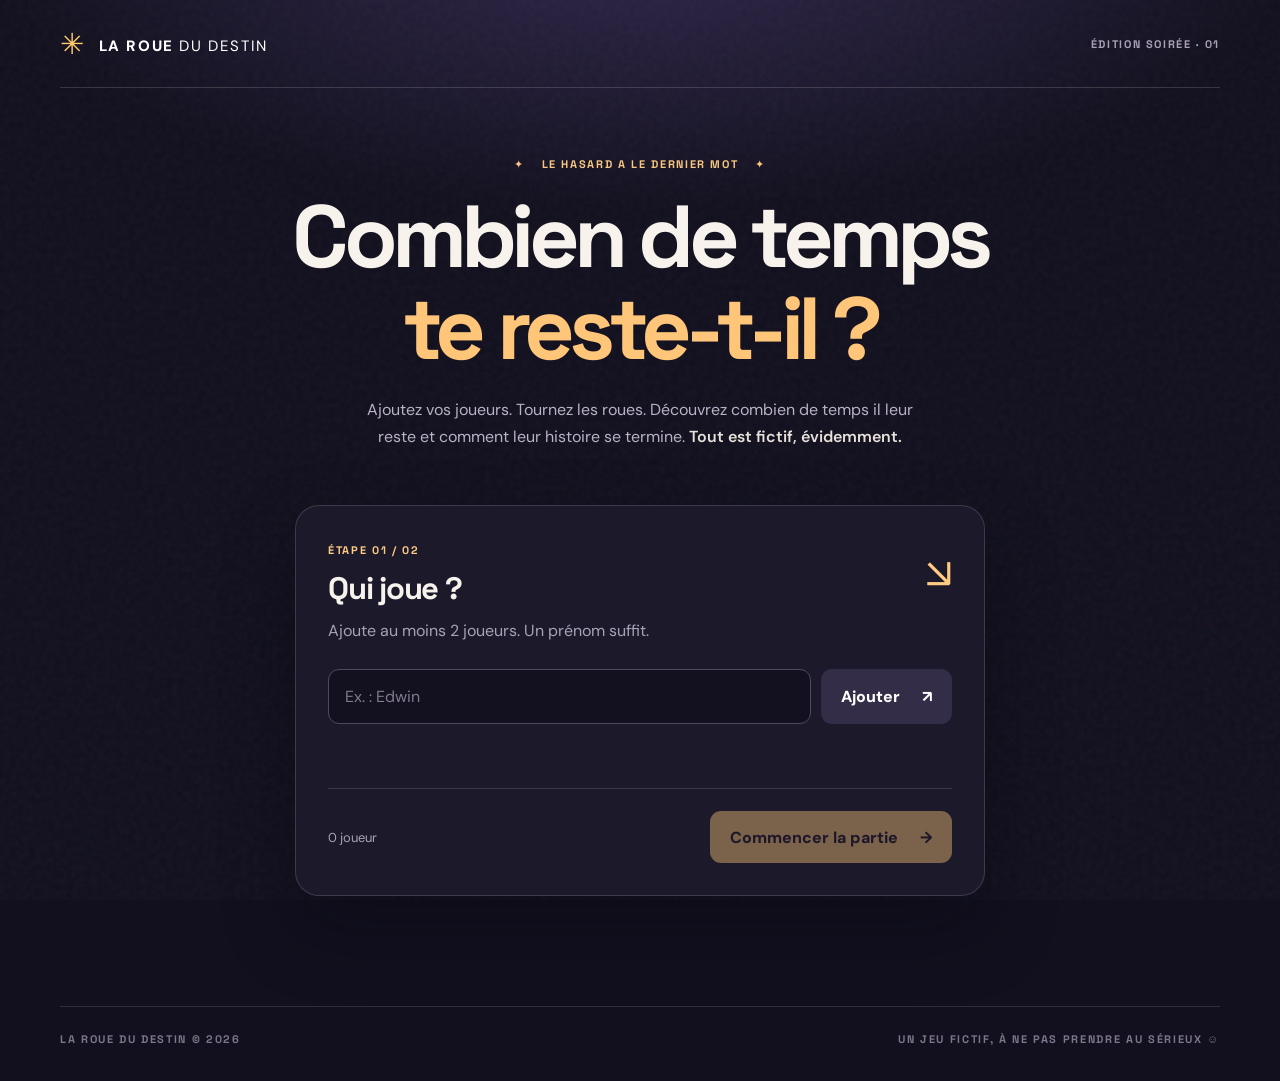
<file: index.html>
<!doctype html>
<html lang="fr">
<head>
  <meta charset="utf-8">
  <meta name="viewport" content="width=device-width, initial-scale=1">
  <meta name="theme-color" content="#12101e">
  <meta name="description" content="La Roue du Destin : un jeu de soirée où chaque joueur découvre sa durée de vie et une fin tirée parmi des centaines de scénarios.">
  <title>La Roue du Destin — Le jeu</title>
  <link rel="stylesheet" href="styles.css">
  <script src="deaths.js" defer></script>
  <script src="script.js" defer></script>
</head>
<body>
  <div class="noise" aria-hidden="true"></div>
  <main class="shell">
    <header class="topbar">
      <a class="brand" href="./" aria-label="La Roue du Destin, accueil"><span class="brand-mark">✳</span> LA ROUE <span class="brand-light">DU DESTIN</span></a>
      <span class="edition">ÉDITION SOIRÉE · 01</span>
    </header>

    <section class="hero" aria-labelledby="title">
      <div class="eyebrow"><span class="spark">✦</span> LE HASARD A LE DERNIER MOT <span class="spark">✦</span></div>
      <h1 id="title">Combien de temps<br><em>te reste-t-il ?</em></h1>
      <p class="intro">Ajoutez vos joueurs. Tournez les roues. Découvrez combien de temps il leur reste et comment leur histoire se termine. <strong>Tout est fictif, évidemment.</strong></p>
    </section>

    <section id="setup" class="panel setup-panel" aria-labelledby="setup-title">
      <div class="section-heading"><div><span class="step-tag">ÉTAPE 01 / 02</span><h2 id="setup-title">Qui joue ?</h2></div><span class="heading-decoration" aria-hidden="true">↘</span></div>
      <p class="muted">Ajoute au moins 2 joueurs. Un prénom suffit.</p>
      <form id="player-form" class="entry-form" autocomplete="off">
        <label class="sr-only" for="player-name">Prénom du joueur</label>
        <input id="player-name" type="text" maxlength="24" placeholder="Ex. : Edwin" required>
        <button class="button button-add" type="submit">Ajouter <span aria-hidden="true">↗</span></button>
      </form>
      <p id="form-error" class="form-error" role="alert" hidden></p>
      <div id="player-list" class="player-list" aria-live="polite"></div>
      <div class="setup-footer"><span id="player-count">0 joueur</span><button id="start-button" class="button button-primary" type="button" disabled>Commencer la partie <span aria-hidden="true">→</span></button></div>
    </section>

    <section id="game" class="game" aria-label="Partie en cours" hidden>
      <div class="game-topline"><div><span class="step-tag">ÉTAPE 02 / 02</span><h2 id="turn-title">Au tour de…</h2></div><span id="turn-count" class="round-counter"></span></div>
      <div id="turn-dots" class="turn-dots" aria-label="Progression des joueurs"></div>
      <div class="arena">
        <div class="wheel-side">
          <div class="wheel-meta"><span id="wheel-type" class="wheel-type">ROUE N° 1</span><span class="wheel-caption">TOURNE, TOURNE…</span></div>
          <div class="wheel-wrap"><div class="pointer" aria-hidden="true"></div><div id="wheel" class="wheel" aria-hidden="true"></div><div class="wheel-hub" aria-hidden="true">✳</div></div>
          <span class="wheel-footnote">LE DESTIN N'ATTEND PAS</span>
        </div>
        <div class="action-side">
          <span id="phase-kicker" class="action-kicker">01 — LA DURÉE</span>
          <h3 id="phase-title">Combien de temps vas-tu vivre ?</h3>
          <p id="phase-description" class="muted">De 1 jour à 100 ans, en jours, semaines, mois ou années.</p>
          <div id="result-card" class="result-card" aria-live="polite" hidden><span id="result-label" class="result-label">LE VERDICT</span><strong id="result-value"></strong><p id="result-detail"></p></div>
          <button id="spin-button" class="button button-primary button-spin" type="button">Lancer la roue <span aria-hidden="true">↗</span></button>
          <button id="continue-button" class="button button-outline" type="button" hidden>Continuer <span aria-hidden="true">→</span></button>
          <p id="spin-hint" class="spin-hint">Un clic. Aucun retour en arrière.</p>
        </div>
      </div>
      <div class="game-bottom"><button id="restart-button" class="text-button" type="button">↶ Recommencer avec d'autres joueurs</button><span>100 % ALÉATOIRE · 100 % POUR RIRE</span></div>
    </section>

    <section id="final" class="panel final-panel" hidden aria-labelledby="final-title">
      <span class="step-tag">FIN DE PARTIE</span>
      <h2 id="final-title">Le destin a <em>parlé.</em></h2>
      <p class="muted">Voici le résumé de cette partie. Le hasard a décidé pour tout le monde.</p>
      <div id="results-list" class="results-list"></div>
      <button id="again-button" class="button button-primary" type="button">Nouvelle partie <span aria-hidden="true">↗</span></button>
    </section>

    <footer class="footer"><span>LA ROUE DU DESTIN © 2026</span><span>UN JEU FICTIF, À NE PAS PRENDRE AU SÉRIEUX ☺</span></footer>
  </main>
</body>
</html>
</file>
<file: styles.css>
@import url('https://fonts.googleapis.com/css2?family=DM+Sans:wght@400;500;600;700;800&family=Space+Grotesk:wght@400;500;600;700&display=swap');
:root{font-family:'DM Sans',Arial,sans-serif;color:#f7f3ec;background:#12101e;font-synthesis:none}*{box-sizing:border-box}body{margin:0;min-width:320px;background:radial-gradient(ellipse 68% 34% at 50% -6%,#30274c 0%,transparent 75%),#12101e}button,input{font:inherit}button{cursor:pointer}button:disabled{cursor:not-allowed}button:focus-visible,input:focus-visible,a:focus-visible{outline:3px solid #fdcc68;outline-offset:4px}[hidden]{display:none!important}.sr-only{position:absolute;width:1px;height:1px;padding:0;margin:-1px;overflow:hidden;clip:rect(0,0,0,0);white-space:nowrap;border:0}.noise{position:fixed;inset:0;pointer-events:none;opacity:.18;background-image:url("data:image/svg+xml,%3Csvg viewBox='0 0 180 180' xmlns='http://www.w3.org/2000/svg'%3E%3Cfilter id='n'%3E%3CfeTurbulence type='fractalNoise' baseFrequency='.8' numOctaves='3' stitchTiles='stitch'/%3E%3C/filter%3E%3Crect width='100%25' height='100%25' filter='url(%23n)' opacity='.22'/%3E%3C/svg%3E")}.shell{width:min(1160px,calc(100% - 48px));margin:auto;position:relative}.topbar{height:88px;border-bottom:1px solid #ffffff27;display:flex;align-items:center;justify-content:space-between}.brand{text-decoration:none;color:#fff;font-size:15px;font-weight:800;letter-spacing:.12em}.brand-mark{color:#ffca6e;font-size:29px;vertical-align:-3px;margin-right:8px}.brand-light{font-weight:400}.edition,.eyebrow,.step-tag,.round-counter,.wheel-type,.wheel-caption,.wheel-footnote,.action-kicker,.result-label,.spin-hint,.game-bottom,.footer{font-family:'Space Grotesk',sans-serif;font-size:11px;letter-spacing:.15em;font-weight:700}.edition{color:#a9a0b6}.hero{text-align:center;padding:69px 12px 55px}.eyebrow{color:#fac781}.spark{padding:0 12px}.hero h1,.final-panel h2{font-family:'Space Grotesk',sans-serif;font-size:clamp(47px,7vw,88px);line-height:1.04;letter-spacing:-.065em;margin:20px 0 22px}.hero h1 em,.final-panel h2 em{font-style:normal;color:#ffc579}.intro{max-width:570px;margin:0 auto;color:#b9b2c6;font-size:16px;line-height:1.7}.intro strong{color:#e9e1db;font-weight:600}.panel{background:#1c192b;border:1px solid #ffffff25;border-radius:24px;box-shadow:0 32px 70px #08061159}.setup-panel{width:min(690px,100%);margin:0 auto 110px;padding:32px}.section-heading,.game-topline{display:flex;justify-content:space-between;align-items:center}.step-tag{color:#ffcb83}.section-heading h2,.game-topline h2{font-family:'Space Grotesk',sans-serif;font-size:31px;letter-spacing:-.04em;margin:9px 0 0}.heading-decoration{font-size:42px;color:#ffcb83}.muted{color:#a8a2b7;line-height:1.6}.setup-panel>.muted{margin:10px 0 25px}.entry-form{display:flex;gap:10px}.entry-form input{background:#13111f;color:white;border:1px solid #51485e;border-radius:11px;padding:16px;min-width:0;flex:1}.entry-form input::placeholder{color:#81798e}.button{border:0;border-radius:11px;min-height:52px;padding:13px 20px;font-weight:800;display:inline-flex;align-items:center;justify-content:space-between;gap:22px;transition:transform .18s,filter .18s,background .18s}.button:not(:disabled):hover{transform:translateY(-2px);filter:brightness(1.07)}.button-add{background:#342d47;color:#fff}.button-primary{background:#ffca78;color:#211726}.button-primary:disabled{opacity:.42}.button-outline{border:1px solid #a98675;background:transparent;color:#fff}.form-error{color:#ff9b9b;font-size:13px;margin:12px 0 0}.player-list{display:flex;flex-wrap:wrap;gap:9px;min-height:64px;align-content:start;padding:24px 0}.player-chip{background:#332b44;border:1px solid #695774;border-radius:50px;padding:8px 9px 8px 15px;display:inline-flex;align-items:center;gap:10px;font-size:14px;font-weight:700}.player-chip button{border:0;border-radius:50%;color:#fff;background:#554963;width:24px;height:24px;line-height:1}.setup-footer{border-top:1px solid #ffffff22;padding-top:22px;display:flex;align-items:center;justify-content:space-between;gap:15px}.setup-footer>span{color:#aaa1b7;font-size:13px}.game{margin:0 auto 100px}.game-topline{margin-bottom:20px}.round-counter{color:#bfb3c9}.turn-dots{display:flex;gap:8px;margin-bottom:23px;flex-wrap:wrap}.turn-dot{height:6px;width:35px;background:#43384d;border-radius:4px}.turn-dot.active{background:#ffca78}.turn-dot.done{background:#9280ad}.arena{background:#211c30;border:1px solid #ffffff27;border-radius:25px;min-height:555px;display:grid;grid-template-columns:1.15fr 1fr;overflow:hidden}.wheel-side{min-width:0;background:radial-gradient(circle at 50% 49%,#383052 0,#252037 54%,#201b2f 78%);border-right:1px solid #ffffff1b;display:flex;flex-direction:column;align-items:center;padding:29px}.wheel-meta{width:100%;display:flex;justify-content:space-between}.wheel-type{color:#ffcc87}.wheel-caption,.wheel-footnote{color:#a7a0b6}.wheel-footnote{margin-top:auto;padding-top:18px}.wheel-wrap{position:relative;width:min(390px,100%);aspect-ratio:1;margin:auto}.wheel{position:absolute;inset:0;border-radius:50%;border:8px solid #efbb70;box-shadow:0 0 0 7px #3c2c44,0 21px 38px #0b091a94,inset 0 0 0 2px #ffffff9c;overflow:hidden;background:#f7ba72;will-change:transform}.wheel::after{content:"";position:absolute;inset:0;border-radius:50%;box-shadow:inset 0 0 0 2px #ffffff80,inset 0 0 28px #32194338;pointer-events:none}.wheel-label{position:absolute;left:50%;top:50%;width:36%;height:16px;transform-origin:left center;color:#2b1a31;text-align:center;font-weight:800;font-family:'Space Grotesk',sans-serif;font-size:clamp(9px,1.1vw,12px);white-space:nowrap;overflow:hidden;text-overflow:ellipsis;line-height:16px}.wheel-label.light{color:#fff}.wheel-hub{position:absolute;left:50%;top:50%;transform:translate(-50%,-50%);width:76px;height:76px;border-radius:50%;display:grid;place-items:center;background:#2c2236;border:6px solid #ffcf86;color:#ffcf86;font-size:32px;box-shadow:0 4px 15px #130d27aa}.pointer{position:absolute;z-index:4;top:-17px;left:50%;transform:translateX(-50%);width:0;height:0;border-left:17px solid transparent;border-right:17px solid transparent;border-top:32px solid #fff1d7;filter:drop-shadow(0 4px 3px #0a0615)}.action-side{padding:clamp(30px,4vw,65px);display:flex;flex-direction:column;justify-content:center;align-items:flex-start}.action-kicker{color:#ffc679}.action-side h3{font-family:'Space Grotesk',sans-serif;font-size:clamp(31px,3.3vw,47px);line-height:1.11;letter-spacing:-.05em;margin:22px 0 16px}.action-side>.muted{margin:0 0 28px}.result-card{width:100%;border:1px solid #f4c67a69;background:#3a2c3e;border-radius:15px;padding:19px 20px;margin:0 0 22px;animation:appear .35s ease}.result-label{color:#f4c57c}.result-card strong{font-family:'Space Grotesk',sans-serif;font-size:clamp(24px,2.8vw,36px);line-height:1.15;display:block;margin:10px 0;overflow-wrap:anywhere}.result-card p{font-size:14px;color:#dbd0d6;line-height:1.5;margin:0}.button-spin,.action-side .button-outline{width:100%;max-width:320px}.spin-hint{color:#8e869e;margin:17px 0 0}.game-bottom{display:flex;justify-content:space-between;gap:15px;padding:20px 4px;color:#827b93}.text-button{background:none;border:0;color:#cbbdcc;padding:0;font-size:13px;text-decoration:underline;text-underline-offset:3px}.final-panel{max-width:760px;margin:0 auto 100px;padding:38px}.final-panel h2{font-size:clamp(45px,5vw,65px);margin:14px 0 10px}.final-panel>.muted{margin-bottom:30px}.results-list{display:grid;gap:11px;margin-bottom:28px}.summary-row{display:flex;gap:17px;align-items:center;background:#282338;border:1px solid #ffffff20;border-radius:14px;padding:16px}.summary-number{width:35px;color:#eebd79;font-family:'Space Grotesk',sans-serif;font-weight:700}.summary-name{font-weight:800;font-size:18px}.summary-detail{color:#c8bdca;font-size:14px;line-height:1.5;margin-top:3px}.footer{border-top:1px solid #ffffff20;color:#7d758b;display:flex;justify-content:space-between;gap:20px;padding:25px 0 35px}@keyframes appear{from{opacity:0;transform:translateY(8px)}to{opacity:1;transform:translateY(0)}}@media(max-width:800px){.arena{grid-template-columns:1fr}.wheel-side{border-right:0;border-bottom:1px solid #ffffff1b;min-height:490px}.action-side{padding:34px}.action-side h3{max-width:500px}.wheel-wrap{width:min(350px,90%)}}@media(max-width:520px){.shell{width:calc(100% - 30px)}.topbar{height:70px}.edition{display:none}.hero{padding:51px 0 40px}.hero h1{font-size:clamp(43px,11vw,60px)}.intro{font-size:14px}.setup-panel,.final-panel{padding:22px;margin-bottom:65px}.entry-form{flex-direction:column}.entry-form .button{justify-content:center}.setup-footer{align-items:stretch;flex-direction:column}.setup-footer>.button{justify-content:center}.wheel-side{min-height:0;padding:24px 15px}.wheel-wrap{width:min(315px,90%);margin:36px auto 22px}.wheel-meta{padding:0 7px}.wheel-caption{display:none}.action-side{padding:27px 24px 34px}.action-side h3{font-size:34px}.game-bottom>span{display:none}.game-topline h2{font-size:25px}.footer{flex-direction:column;font-size:10px}.summary-row{align-items:flex-start}.wheel-label{font-size:9px}}@media(prefers-reduced-motion:reduce){*,*::before,*::after{animation-duration:.01ms!important;scroll-behavior:auto!important;transition-duration:.01ms!important}}
</file>
